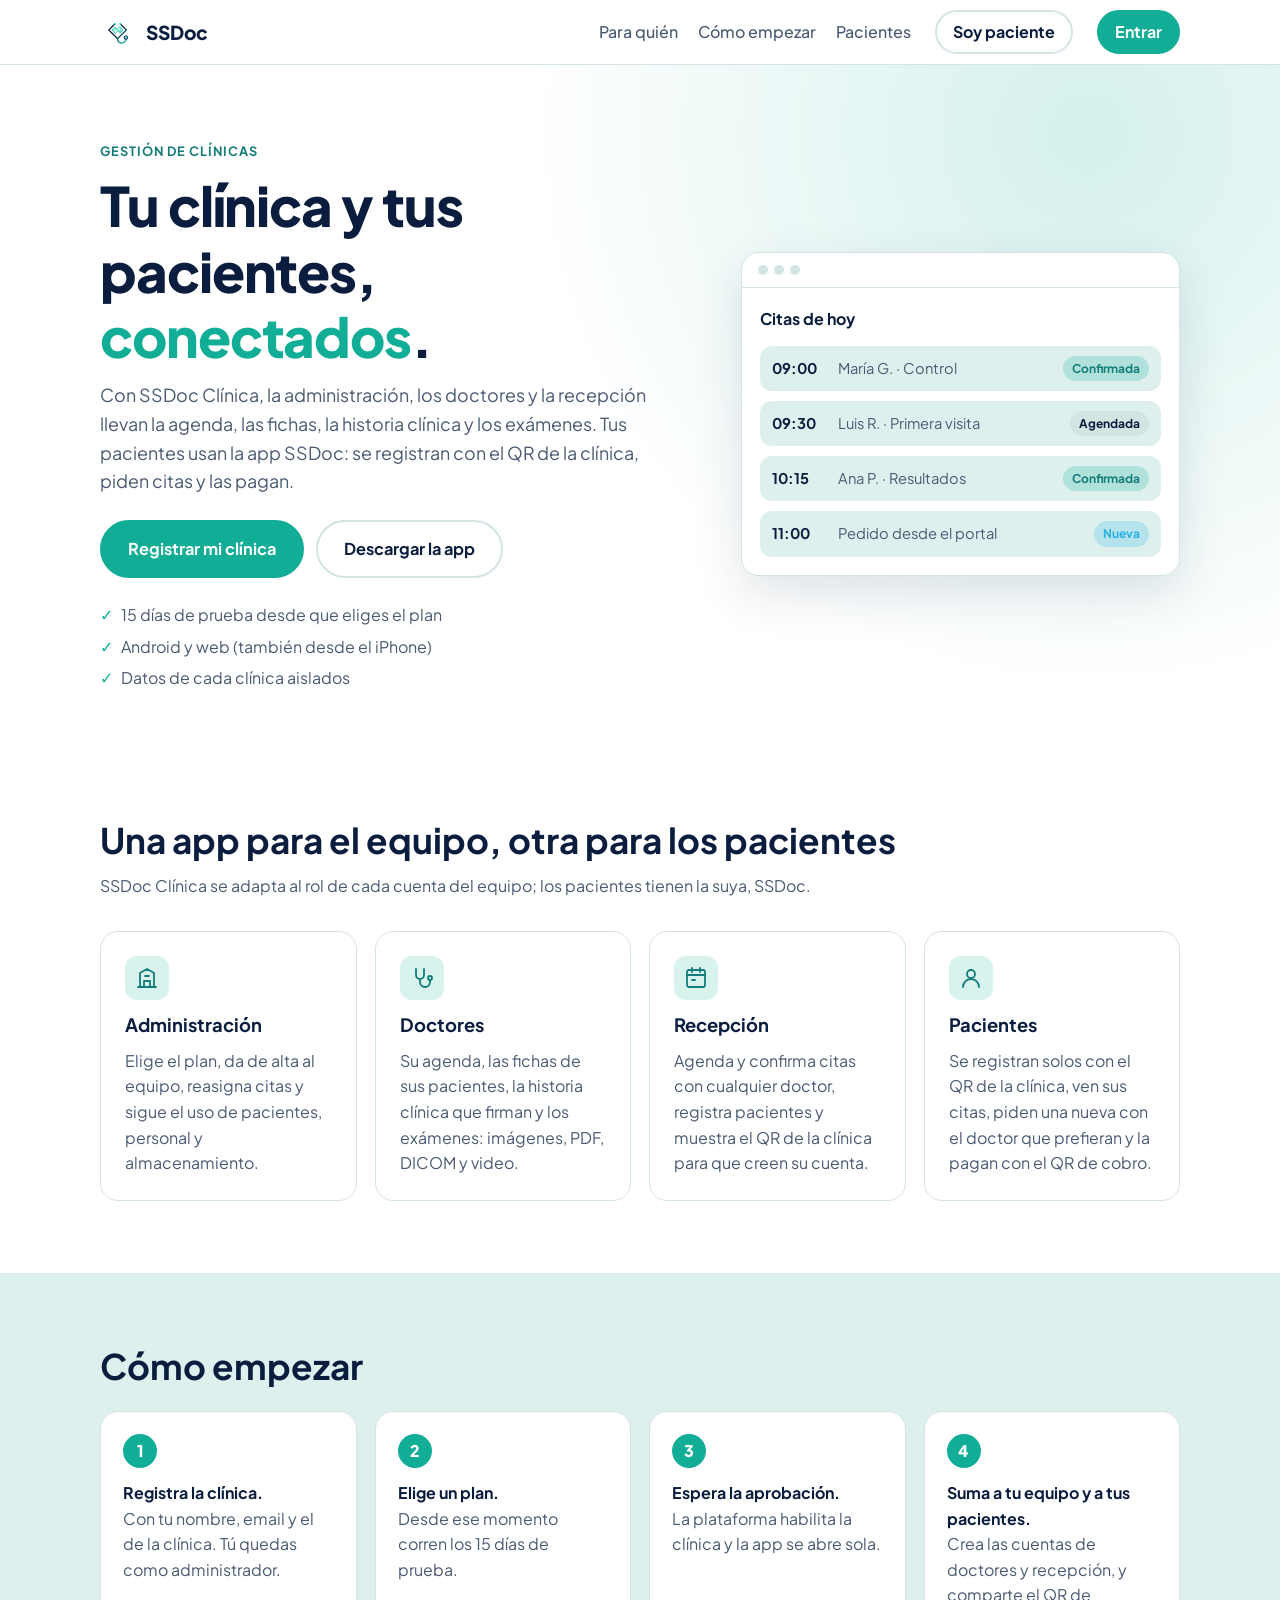
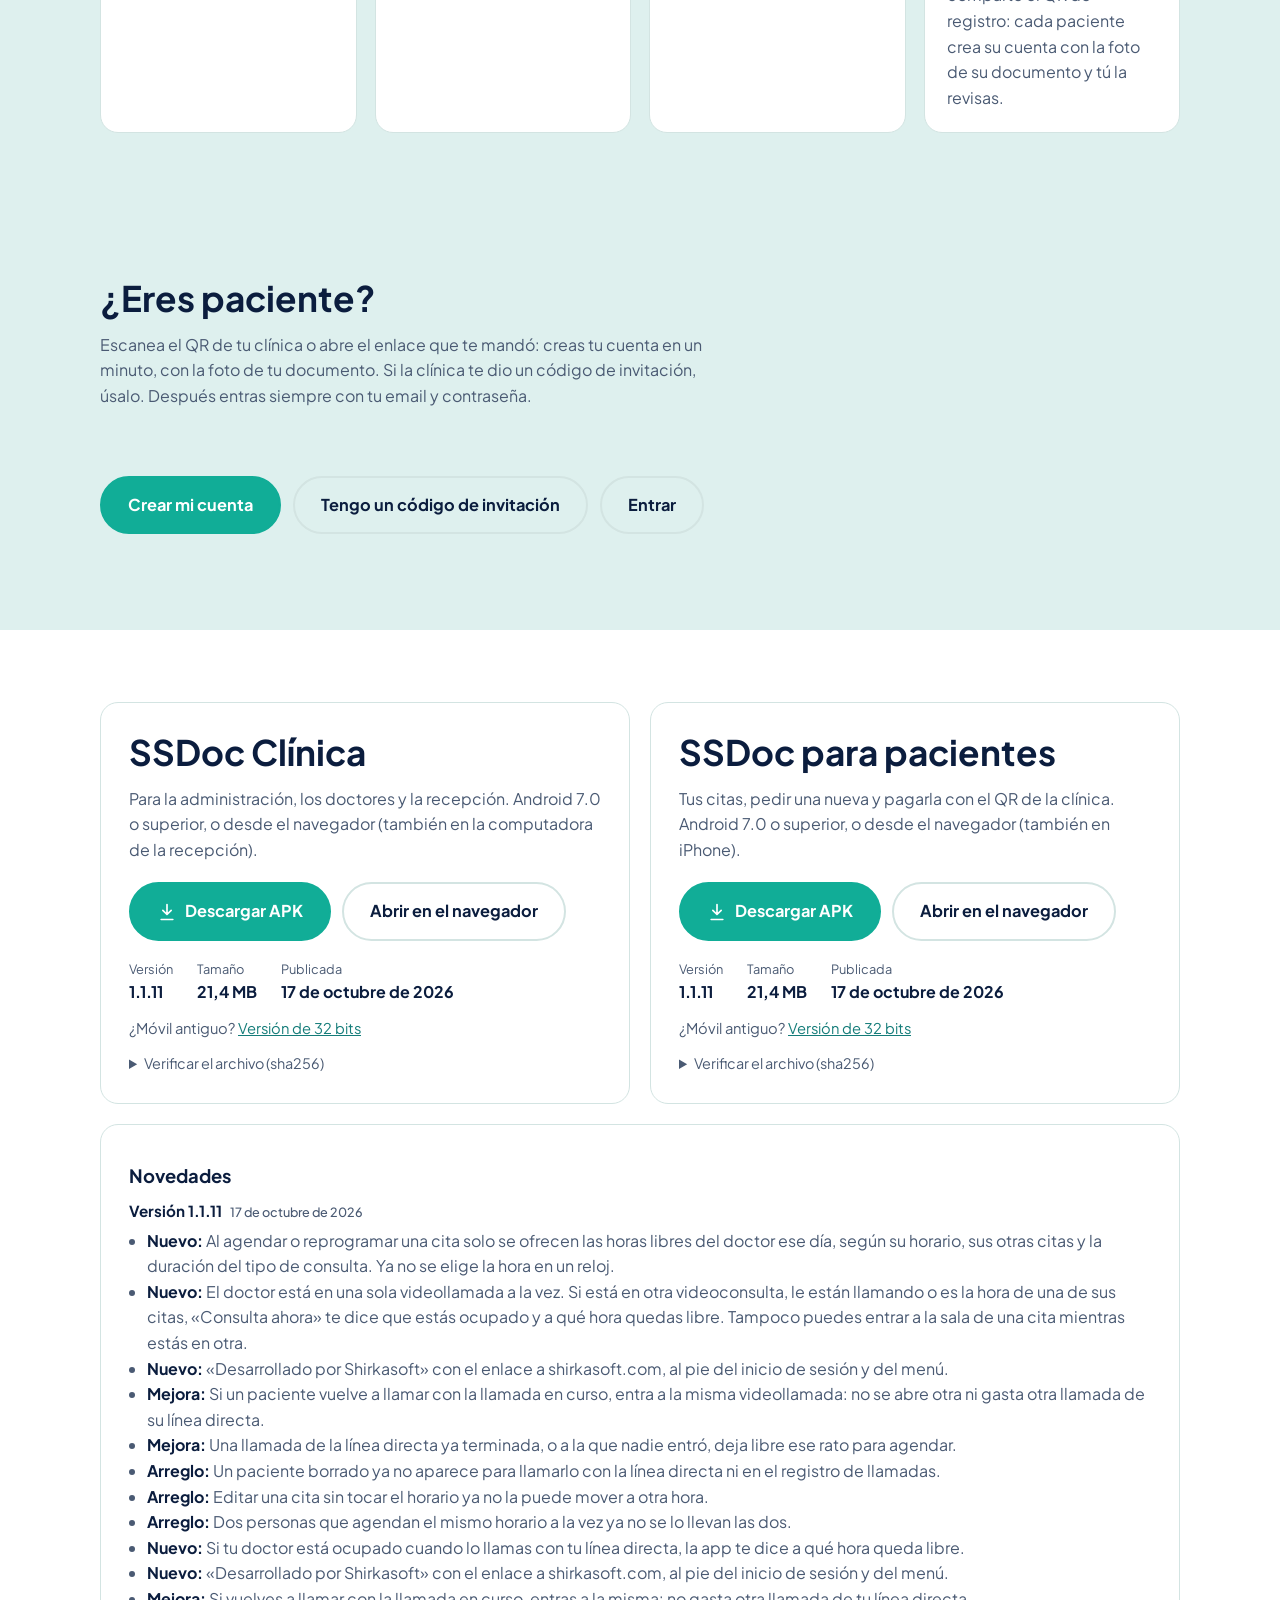
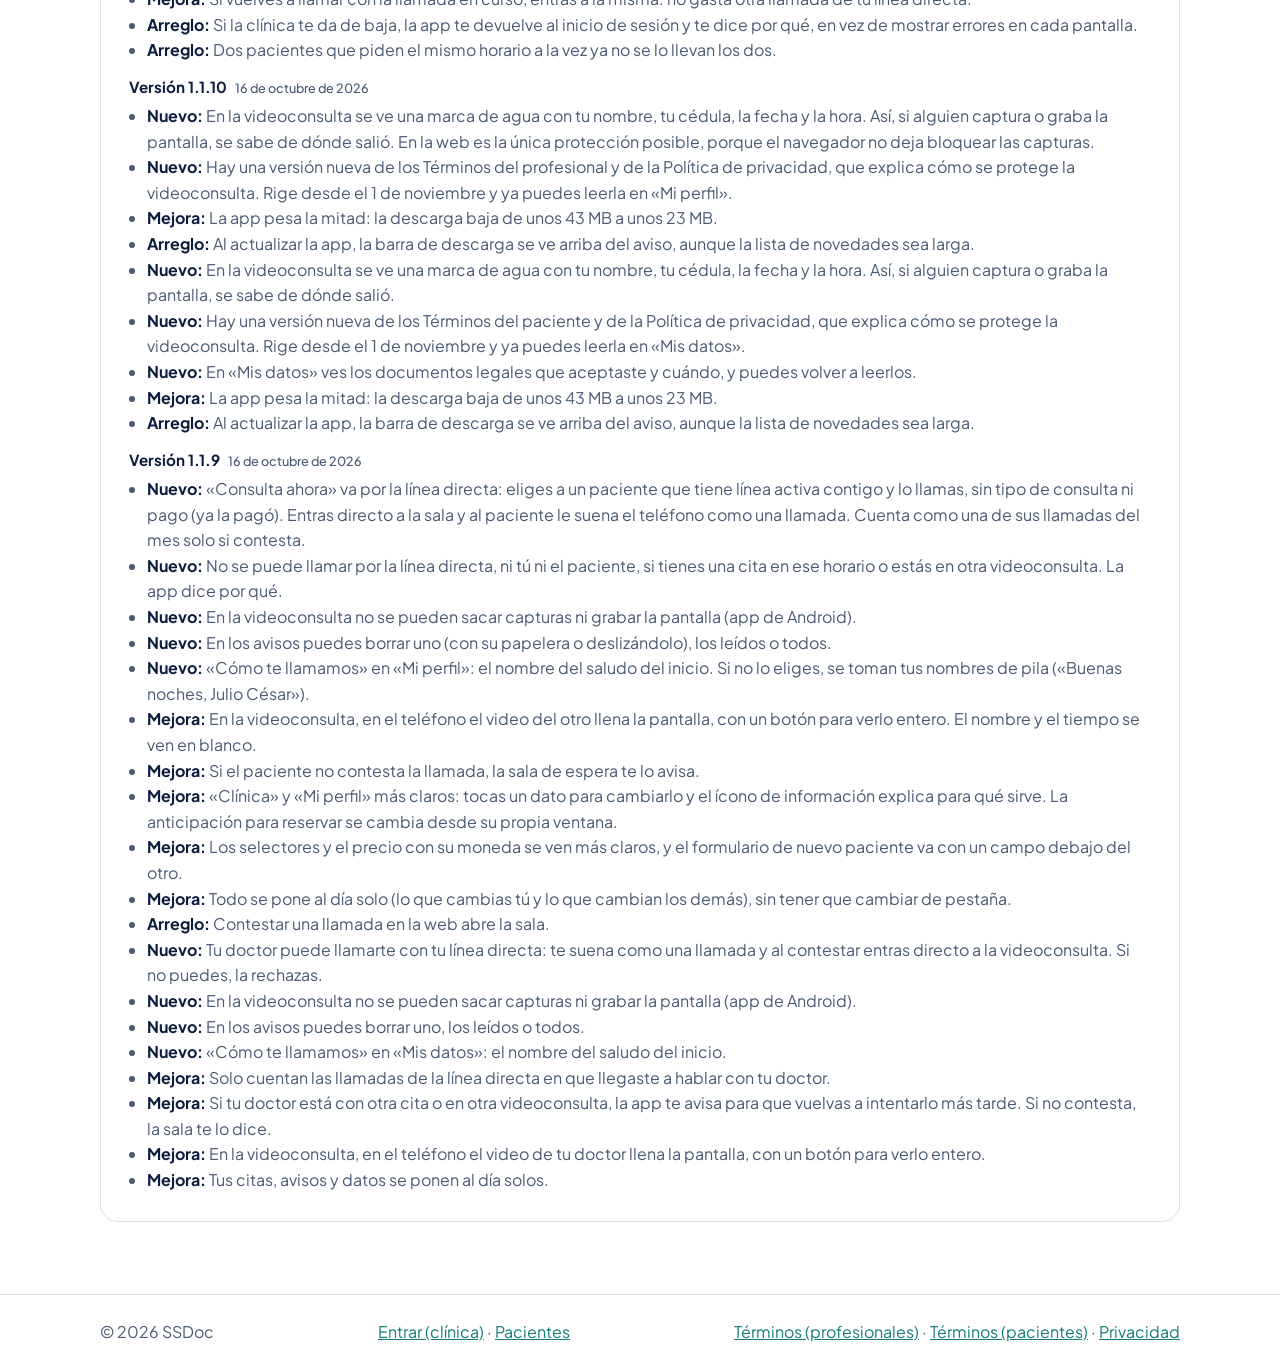
<file: index.html>
<!doctype html>
<html lang="es">
<head>
  <meta charset="utf-8">
  <meta name="viewport" content="width=device-width, initial-scale=1">
  <title>SSDoc — Gestión de clínicas y app para pacientes</title>
  <meta name="description" content="SSDoc Clínica reúne a la administración, los doctores y la recepción: agenda, fichas, historia clínica y exámenes. Tus pacientes usan la app SSDoc para registrarse, pedir citas y pagarlas. 15 días de prueba.">
  <meta name="theme-color" content="#11AD97">
  <meta property="og:title" content="SSDoc — Tu clínica y tus pacientes, conectados">
  <meta property="og:description" content="Agenda, fichas, historia clínica y una app para tus pacientes. 15 días de prueba.">
  <meta property="og:image" content="assets/logo-oscuro.png">
  <link rel="icon" type="image/png" href="assets/logo-oscuro.png">
  <link rel="preconnect" href="https://fonts.googleapis.com">
  <link rel="preconnect" href="https://fonts.gstatic.com" crossorigin>
  <link href="https://fonts.googleapis.com/css2?family=Plus+Jakarta+Sans:wght@400;500;600;700;800&display=swap" rel="stylesheet">
  <link rel="stylesheet" href="assets/styles.css">
</head>
<body>
  <a class="skip" href="#main">Saltar al contenido</a>

  <header class="nav">
    <div class="wrap">
      <a class="brand" href="./" aria-label="SSDoc, inicio">
        <picture>
          <source srcset="assets/logo-oscuro.png" media="(prefers-color-scheme: dark)">
          <img src="assets/logo-claro.png" alt="" width="36" height="36">
        </picture>
        SSDoc
      </a>
      <ul class="nav-links">
        <li><a href="#roles">Para quién</a></li>
        <li><a href="#como-empezar">Cómo empezar</a></li>
        <li data-plans hidden><a href="#planes">Planes</a></li>
        <li><a href="#pacientes">Pacientes</a></li>
      </ul>
      <a class="btn btn-sm btn-ghost" href="paciente/">Soy paciente</a>
      <a class="btn btn-sm" href="app/">Entrar</a>
    </div>
  </header>

  <main id="main">
    <section class="hero">
      <div class="wrap hero-grid">
        <div>
          <span class="eyebrow">Gestión de clínicas</span>
          <h1>Tu clínica y tus pacientes, <span class="accent">conectados</span>.</h1>
          <p class="lead">Con SSDoc Clínica, la administración, los doctores y la recepción llevan la agenda, las fichas, la historia clínica y los exámenes. Tus pacientes usan la app SSDoc: se registran con el QR de la clínica, piden citas y las pagan.</p>
          <div class="btn-row">
            <a class="btn btn-lg" href="app/registro-clinica">Registrar mi clínica</a>
            <a class="btn btn-ghost btn-lg" href="#descargas">Descargar la app</a>
          </div>
          <ul class="checks">
            <li>15 días de prueba desde que eliges el plan</li>
            <li>Android y web (también desde el iPhone)</li>
            <li>Datos de cada clínica aislados</li>
          </ul>
        </div>
        <div class="hero-card" aria-hidden="true">
          <div class="mock-head">
            <span class="dot"></span><span class="dot"></span><span class="dot"></span>
          </div>
          <div class="mock-body">
            <div class="mock-title">Citas de hoy</div>
            <div class="mock-row"><b>09:00</b><span>María G. · Control</span><em class="tag ok">Confirmada</em></div>
            <div class="mock-row"><b>09:30</b><span>Luis R. · Primera visita</span><em class="tag">Agendada</em></div>
            <div class="mock-row"><b>10:15</b><span>Ana P. · Resultados</span><em class="tag ok">Confirmada</em></div>
            <div class="mock-row"><b>11:00</b><span>Pedido desde el portal</span><em class="tag new">Nueva</em></div>
          </div>
        </div>
      </div>
    </section>

    <section id="roles" class="section">
      <div class="wrap">
        <h2>Una app para el equipo, otra para los pacientes</h2>
        <p class="section-lead">SSDoc Clínica se adapta al rol de cada cuenta del equipo; los pacientes tienen la suya, SSDoc.</p>
        <div class="grid-4">
          <article class="card">
            <div class="icon"><svg viewBox="0 0 24 24" aria-hidden="true"><path d="M3 21h18M5 21V7l7-4 7 4v14M9 21v-6h6v6M10 10h4"/></svg></div>
            <h3>Administración</h3>
            <p>Elige el plan, da de alta al equipo, reasigna citas y sigue el uso de pacientes, personal y almacenamiento.</p>
          </article>
          <article class="card">
            <div class="icon"><svg viewBox="0 0 24 24" aria-hidden="true"><path d="M6 3v6a4 4 0 0 0 8 0V3M10 13v3a5 5 0 0 0 10 0v-2"/><circle cx="20" cy="12" r="2"/></svg></div>
            <h3>Doctores</h3>
            <p>Su agenda, las fichas de sus pacientes, la historia clínica que firman y los exámenes: imágenes, PDF, DICOM y video.</p>
          </article>
          <article class="card">
            <div class="icon"><svg viewBox="0 0 24 24" aria-hidden="true"><rect x="3" y="4" width="18" height="17" rx="2"/><path d="M3 9h18M8 2v4M16 2v4M8 14h3"/></svg></div>
            <h3>Recepción</h3>
            <p>Agenda y confirma citas con cualquier doctor, registra pacientes y muestra el QR de la clínica para que creen su cuenta.</p>
          </article>
          <article class="card">
            <div class="icon"><svg viewBox="0 0 24 24" aria-hidden="true"><circle cx="12" cy="8" r="4"/><path d="M4 21a8 8 0 0 1 16 0"/></svg></div>
            <h3>Pacientes</h3>
            <p>Se registran solos con el QR de la clínica, ven sus citas, piden una nueva con el doctor que prefieran y la pagan con el QR de cobro.</p>
          </article>
        </div>
      </div>
    </section>

    <section id="como-empezar" class="section alt">
      <div class="wrap">
        <h2>Cómo empezar</h2>
        <ol class="steps">
          <li><b>Registra la clínica.</b> Con tu nombre, email y el de la clínica. Tú quedas como administrador.</li>
          <li><b>Elige un plan.</b> Desde ese momento corren los 15 días de prueba.</li>
          <li><b>Espera la aprobación.</b> La plataforma habilita la clínica y la app se abre sola.</li>
          <li><b>Suma a tu equipo y a tus pacientes.</b> Crea las cuentas de doctores y recepción, y comparte el QR de registro: cada paciente crea su cuenta con la foto de su documento y tú la revisas.</li>
        </ol>
      </div>
    </section>

    <section id="planes" class="section" data-plans hidden>
      <div class="wrap">
        <h2>Planes</h2>
        <p class="section-lead">Todos empiezan con 15 días de prueba. Precios mensuales.</p>
        <div class="grid-4" data-plans-list></div>
      </div>
    </section>

    <section id="pacientes" class="section alt">
      <div class="wrap patient">
        <div>
          <h2>¿Eres paciente?</h2>
          <p>Escanea el QR de tu clínica o abre el enlace que te mandó: creas tu cuenta en un minuto, con la foto de tu documento. Si la clínica te dio un código de invitación, úsalo. Después entras siempre con tu email y contraseña.</p>
        </div>
        <div class="btn-row">
          <a class="btn btn-lg" href="paciente/registro">Crear mi cuenta</a>
          <a class="btn btn-ghost btn-lg" href="paciente/registro-paciente">Tengo un código de invitación</a>
          <a class="btn btn-ghost btn-lg" href="paciente/">Entrar</a>
        </div>
      </div>
    </section>

    <section id="descargas" class="section">
      <div class="wrap downloads">
        <div class="download-card" data-app="clinica">
          <h2>SSDoc Clínica</h2>
          <p>Para la administración, los doctores y la recepción. Android 7.0 o superior, o desde el navegador (también en la computadora de la recepción).</p>
          <a class="btn btn-lg" data-download href="downloads/ssdoc-clinica.apk">
            <svg viewBox="0 0 24 24" aria-hidden="true"><path d="M12 3v12M7 10l5 5 5-5M5 21h14"/></svg>
            <span data-label>Descargar APK</span>
          </a>
          <a class="btn btn-ghost btn-lg" href="app/">Abrir en el navegador</a>
          <dl class="meta">
            <div><dt>Versión</dt><dd data-version>—</dd></div>
            <div><dt>Tamaño</dt><dd data-size>—</dd></div>
            <div><dt>Publicada</dt><dd data-date>—</dd></div>
          </dl>
          <p class="alt-download">¿Móvil antiguo? <a data-download32 href="downloads/ssdoc-clinica-32bits.apk">Versión de 32 bits</a></p>
          <details class="sha"><summary>Verificar el archivo (sha256)</summary><code data-sha>—</code></details>
        </div>
        <div class="download-card" data-app="paciente">
          <h2>SSDoc para pacientes</h2>
          <p>Tus citas, pedir una nueva y pagarla con el QR de la clínica. Android 7.0 o superior, o desde el navegador (también en iPhone).</p>
          <a class="btn btn-lg" data-download href="downloads/ssdoc-paciente.apk">
            <svg viewBox="0 0 24 24" aria-hidden="true"><path d="M12 3v12M7 10l5 5 5-5M5 21h14"/></svg>
            <span data-label>Descargar APK</span>
          </a>
          <a class="btn btn-ghost btn-lg" href="paciente/">Abrir en el navegador</a>
          <dl class="meta">
            <div><dt>Versión</dt><dd data-version>—</dd></div>
            <div><dt>Tamaño</dt><dd data-size>—</dd></div>
            <div><dt>Publicada</dt><dd data-date>—</dd></div>
          </dl>
          <p class="alt-download">¿Móvil antiguo? <a data-download32 href="downloads/ssdoc-paciente-32bits.apk">Versión de 32 bits</a></p>
          <details class="sha"><summary>Verificar el archivo (sha256)</summary><code data-sha>—</code></details>
        </div>
        <div data-changelog class="changelog download-card wide" hidden>
          <h3>Novedades</h3>
          <div data-changelog-body></div>
        </div>
      </div>
    </section>
  </main>

  <footer class="footer">
    <div class="wrap">
      <span>© <span data-year></span> SSDoc</span>
      <span><a href="app/">Entrar (clínica)</a> · <a href="paciente/">Pacientes</a></span>
      <span class="footer-legal"><a href="legal/terminos-doctor/">Términos (profesionales)</a> · <a href="legal/terminos-paciente/">Términos (pacientes)</a> · <a href="legal/privacidad/">Privacidad</a></span>
    </div>
  </footer>

  <script src="assets/app.js" defer></script>
</body>
</html>
</file>
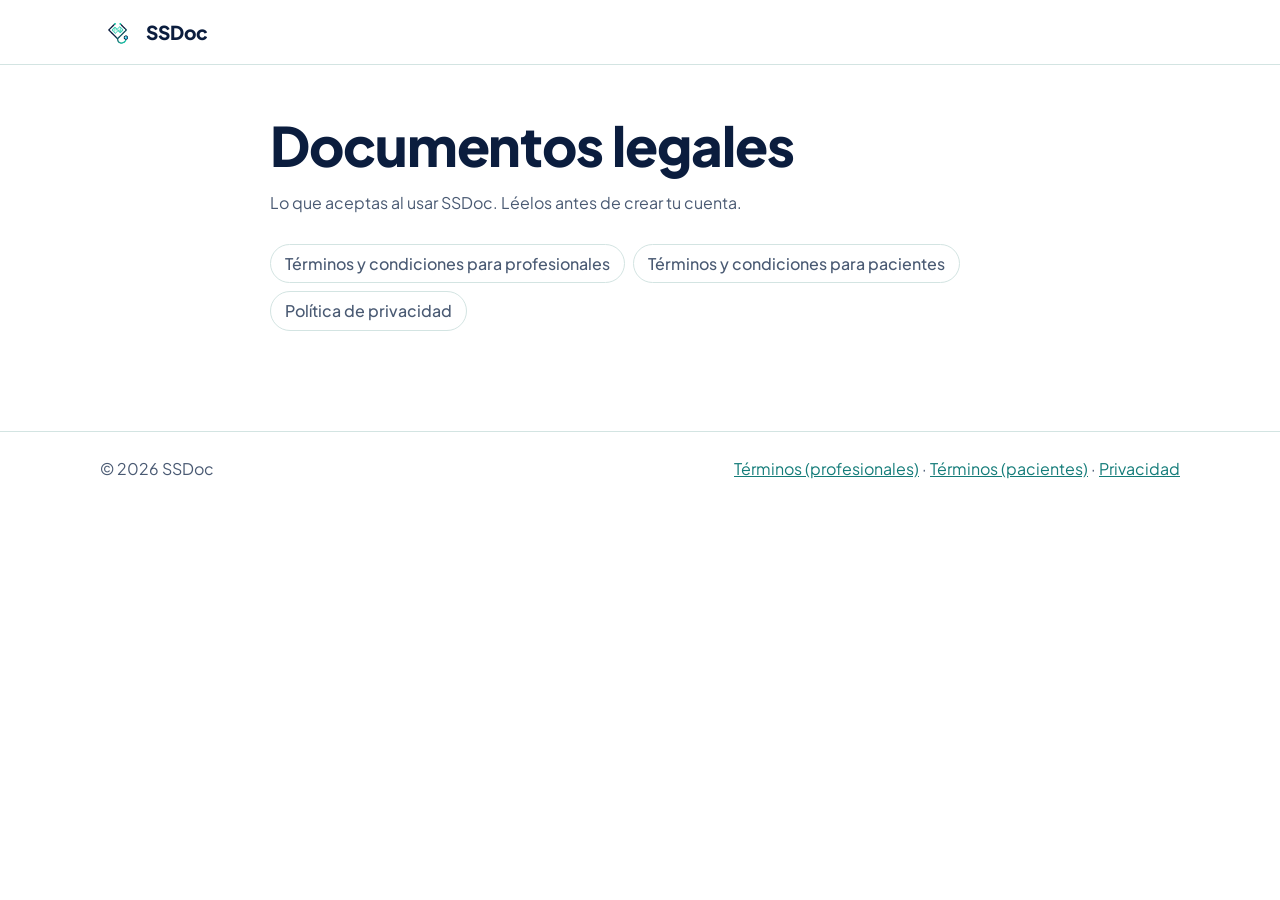
<file: legal/index.html>
<!doctype html>
<html lang="es">
<head>
  <meta charset="utf-8">
  <meta name="viewport" content="width=device-width, initial-scale=1">
  <title>Documentos legales — SSDoc</title>
  <meta name="description" content="Términos y condiciones y política de privacidad de SSDoc.">
  <meta name="theme-color" content="#11AD97">
  <link rel="icon" type="image/png" href="../assets/logo-oscuro.png">
  <link rel="preconnect" href="https://fonts.googleapis.com">
  <link rel="preconnect" href="https://fonts.gstatic.com" crossorigin>
  <link href="https://fonts.googleapis.com/css2?family=Plus+Jakarta+Sans:wght@400;500;600;700;800&display=swap" rel="stylesheet">
  <link rel="stylesheet" href="../assets/styles.css">
</head>
<body>
  <header class="nav">
    <div class="wrap">
      <a class="brand" href="../" aria-label="SSDoc, inicio">
        <picture>
          <source srcset="../assets/logo-oscuro.png" media="(prefers-color-scheme: dark)">
          <img src="../assets/logo-claro.png" alt="" width="36" height="36">
        </picture>
        SSDoc
      </a>
    </div>
  </header>

  <main id="main" class="legal">
    <div class="wrap">
      <h1>Documentos legales</h1>
      <p class="legal-meta">Lo que aceptas al usar SSDoc. Léelos antes de crear tu cuenta.</p>
      <nav class="legal-nav" aria-label="Documentos legales">
        <a href="terminos-doctor/">Términos y condiciones para profesionales</a>
        <a href="terminos-paciente/">Términos y condiciones para pacientes</a>
        <a href="privacidad/">Política de privacidad</a>
      </nav>
    </div>
  </main>

  <footer class="footer">
    <div class="wrap">
      <span>© <span data-year></span> SSDoc</span>
      <span class="footer-legal"><a href="../legal/terminos-doctor/">Términos (profesionales)</a> · <a href="../legal/terminos-paciente/">Términos (pacientes)</a> · <a href="../legal/privacidad/">Privacidad</a></span>
    </div>
  </footer>

  <script src="../assets/legal.js" defer></script>
</body>
</html>
</file>
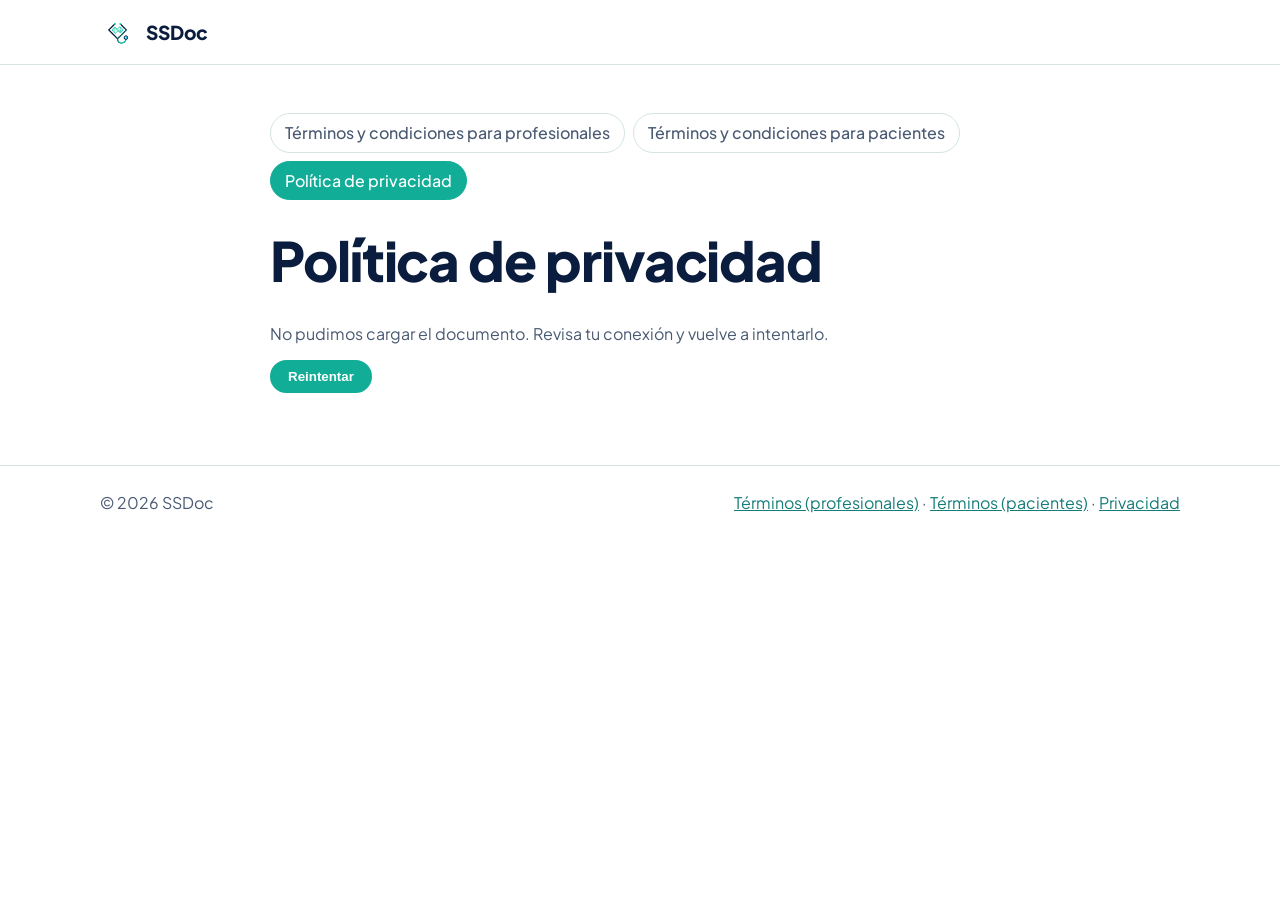
<file: legal/privacidad/index.html>
<!doctype html>
<html lang="es">
<head>
  <meta charset="utf-8">
  <meta name="viewport" content="width=device-width, initial-scale=1">
  <title>Política de privacidad — SSDoc</title>
  <meta name="description" content="Política de privacidad de SSDoc: el texto vigente que se acepta al usar la plataforma.">
  <meta name="theme-color" content="#11AD97">
  <link rel="icon" type="image/png" href="../../assets/logo-oscuro.png">
  <link rel="preconnect" href="https://fonts.googleapis.com">
  <link rel="preconnect" href="https://fonts.gstatic.com" crossorigin>
  <link href="https://fonts.googleapis.com/css2?family=Plus+Jakarta+Sans:wght@400;500;600;700;800&display=swap" rel="stylesheet">
  <link rel="stylesheet" href="../../assets/styles.css">
</head>
<body>
  <header class="nav">
    <div class="wrap">
      <a class="brand" href="../../" aria-label="SSDoc, inicio">
        <picture>
          <source srcset="../../assets/logo-oscuro.png" media="(prefers-color-scheme: dark)">
          <img src="../../assets/logo-claro.png" alt="" width="36" height="36">
        </picture>
        SSDoc
      </a>
    </div>
  </header>

  <main id="main" class="legal" data-legal="privacy_policy">
    <div class="wrap">
      <nav class="legal-nav" aria-label="Documentos legales">
        <a href="../terminos-doctor/">Términos y condiciones para profesionales</a>
        <a href="../terminos-paciente/">Términos y condiciones para pacientes</a>
        <a href="../privacidad/" aria-current="page">Política de privacidad</a>
      </nav>
      <h1 data-legal-title>Política de privacidad</h1>
      <p class="legal-meta" data-legal-meta></p>
      <div class="legal-body" data-legal-body></div>
    </div>
  </main>

  <footer class="footer">
    <div class="wrap">
      <span>© <span data-year></span> SSDoc</span>
      <span class="footer-legal"><a href="../../legal/terminos-doctor/">Términos (profesionales)</a> · <a href="../../legal/terminos-paciente/">Términos (pacientes)</a> · <a href="../../legal/privacidad/">Privacidad</a></span>
    </div>
  </footer>

  <script src="../../assets/legal.js" defer></script>
</body>
</html>
</file>
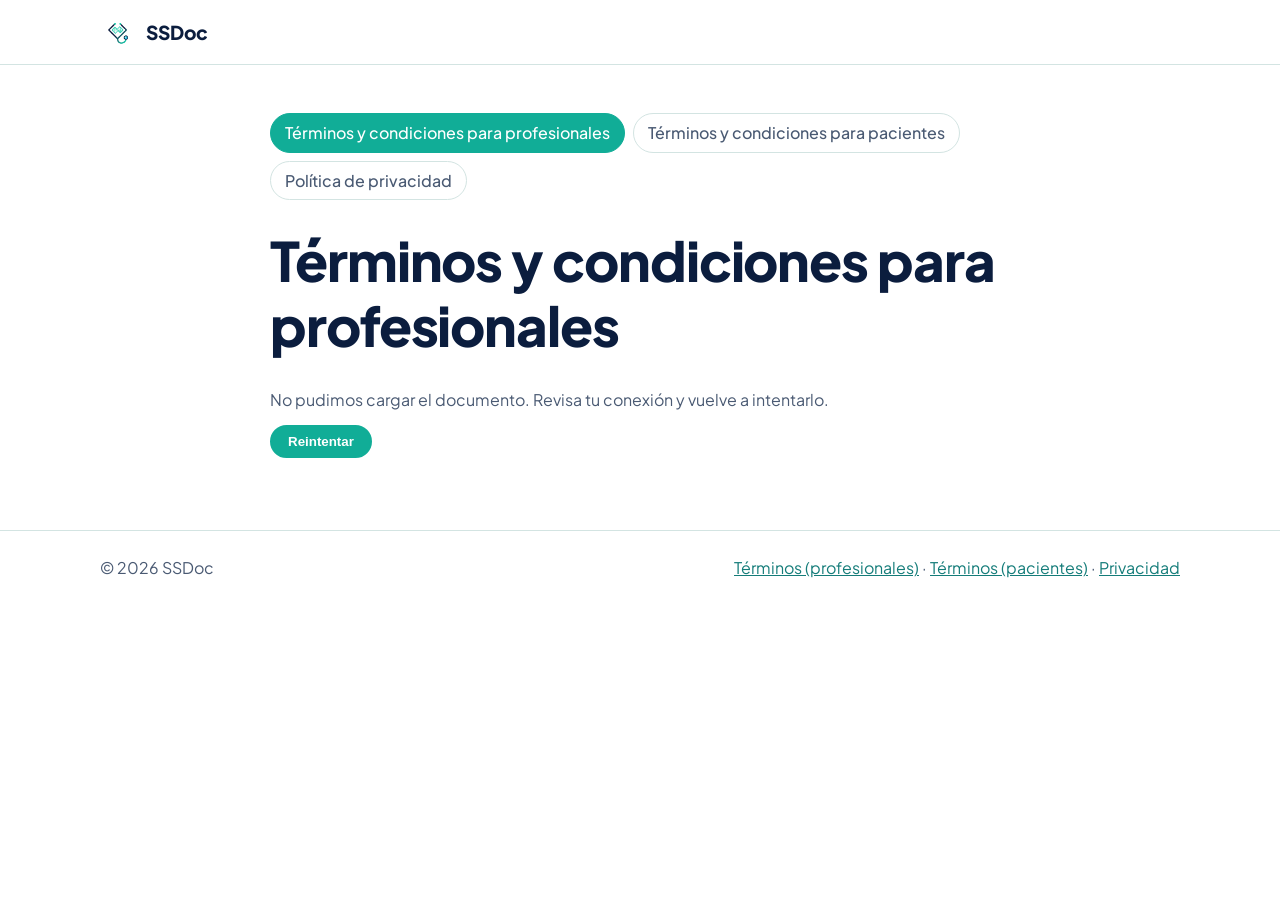
<file: legal/terminos-doctor/index.html>
<!doctype html>
<html lang="es">
<head>
  <meta charset="utf-8">
  <meta name="viewport" content="width=device-width, initial-scale=1">
  <title>Términos y condiciones para profesionales — SSDoc</title>
  <meta name="description" content="Términos y condiciones para profesionales de SSDoc: el texto vigente que se acepta al usar la plataforma.">
  <meta name="theme-color" content="#11AD97">
  <link rel="icon" type="image/png" href="../../assets/logo-oscuro.png">
  <link rel="preconnect" href="https://fonts.googleapis.com">
  <link rel="preconnect" href="https://fonts.gstatic.com" crossorigin>
  <link href="https://fonts.googleapis.com/css2?family=Plus+Jakarta+Sans:wght@400;500;600;700;800&display=swap" rel="stylesheet">
  <link rel="stylesheet" href="../../assets/styles.css">
</head>
<body>
  <header class="nav">
    <div class="wrap">
      <a class="brand" href="../../" aria-label="SSDoc, inicio">
        <picture>
          <source srcset="../../assets/logo-oscuro.png" media="(prefers-color-scheme: dark)">
          <img src="../../assets/logo-claro.png" alt="" width="36" height="36">
        </picture>
        SSDoc
      </a>
    </div>
  </header>

  <main id="main" class="legal" data-legal="terms_doctor">
    <div class="wrap">
      <nav class="legal-nav" aria-label="Documentos legales">
        <a href="../terminos-doctor/" aria-current="page">Términos y condiciones para profesionales</a>
        <a href="../terminos-paciente/">Términos y condiciones para pacientes</a>
        <a href="../privacidad/">Política de privacidad</a>
      </nav>
      <h1 data-legal-title>Términos y condiciones para profesionales</h1>
      <p class="legal-meta" data-legal-meta></p>
      <div class="legal-body" data-legal-body></div>
    </div>
  </main>

  <footer class="footer">
    <div class="wrap">
      <span>© <span data-year></span> SSDoc</span>
      <span class="footer-legal"><a href="../../legal/terminos-doctor/">Términos (profesionales)</a> · <a href="../../legal/terminos-paciente/">Términos (pacientes)</a> · <a href="../../legal/privacidad/">Privacidad</a></span>
    </div>
  </footer>

  <script src="../../assets/legal.js" defer></script>
</body>
</html>
</file>
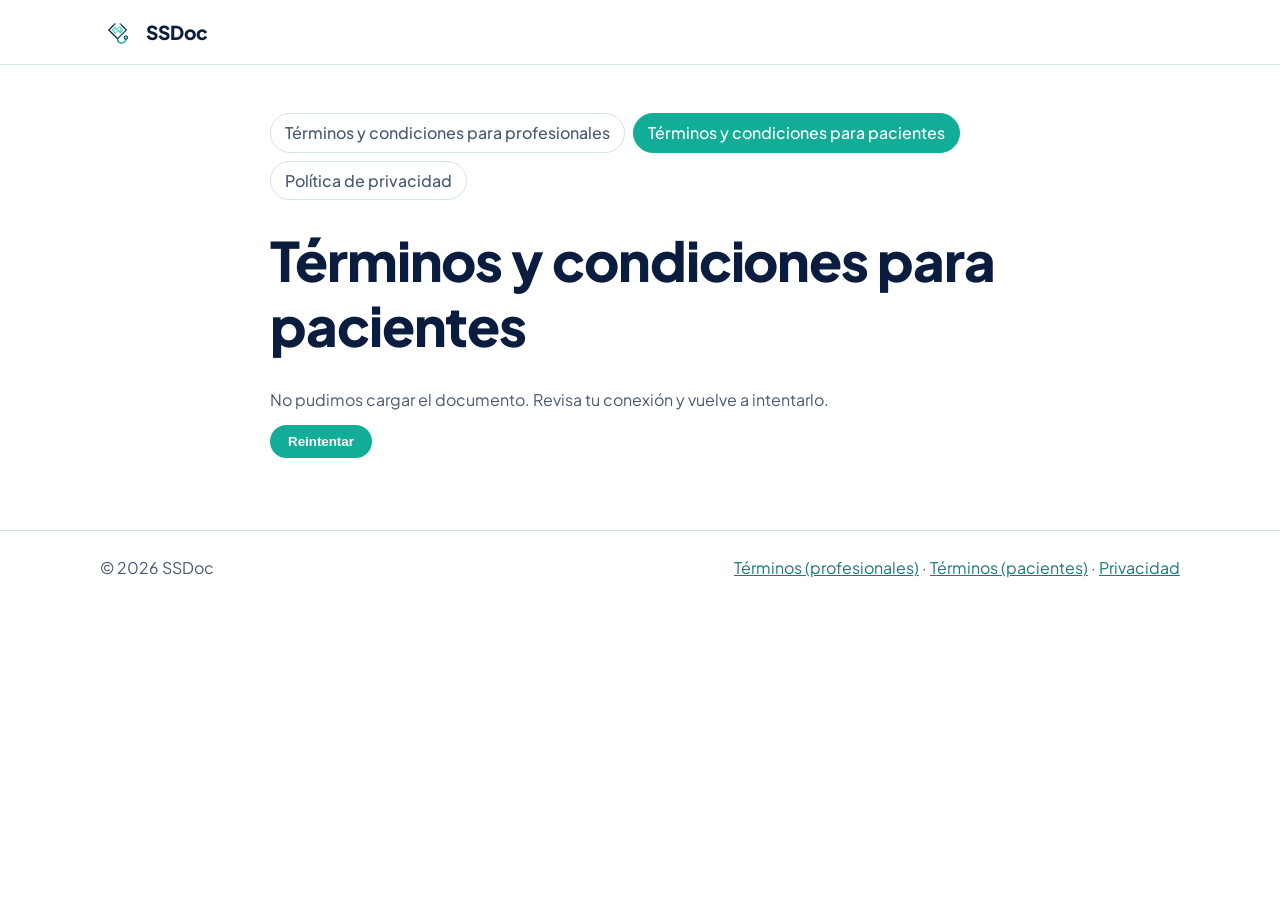
<file: legal/terminos-paciente/index.html>
<!doctype html>
<html lang="es">
<head>
  <meta charset="utf-8">
  <meta name="viewport" content="width=device-width, initial-scale=1">
  <title>Términos y condiciones para pacientes — SSDoc</title>
  <meta name="description" content="Términos y condiciones para pacientes de SSDoc: el texto vigente que se acepta al usar la plataforma.">
  <meta name="theme-color" content="#11AD97">
  <link rel="icon" type="image/png" href="../../assets/logo-oscuro.png">
  <link rel="preconnect" href="https://fonts.googleapis.com">
  <link rel="preconnect" href="https://fonts.gstatic.com" crossorigin>
  <link href="https://fonts.googleapis.com/css2?family=Plus+Jakarta+Sans:wght@400;500;600;700;800&display=swap" rel="stylesheet">
  <link rel="stylesheet" href="../../assets/styles.css">
</head>
<body>
  <header class="nav">
    <div class="wrap">
      <a class="brand" href="../../" aria-label="SSDoc, inicio">
        <picture>
          <source srcset="../../assets/logo-oscuro.png" media="(prefers-color-scheme: dark)">
          <img src="../../assets/logo-claro.png" alt="" width="36" height="36">
        </picture>
        SSDoc
      </a>
    </div>
  </header>

  <main id="main" class="legal" data-legal="terms_patient">
    <div class="wrap">
      <nav class="legal-nav" aria-label="Documentos legales">
        <a href="../terminos-doctor/">Términos y condiciones para profesionales</a>
        <a href="../terminos-paciente/" aria-current="page">Términos y condiciones para pacientes</a>
        <a href="../privacidad/">Política de privacidad</a>
      </nav>
      <h1 data-legal-title>Términos y condiciones para pacientes</h1>
      <p class="legal-meta" data-legal-meta></p>
      <div class="legal-body" data-legal-body></div>
    </div>
  </main>

  <footer class="footer">
    <div class="wrap">
      <span>© <span data-year></span> SSDoc</span>
      <span class="footer-legal"><a href="../../legal/terminos-doctor/">Términos (profesionales)</a> · <a href="../../legal/terminos-paciente/">Términos (pacientes)</a> · <a href="../../legal/privacidad/">Privacidad</a></span>
    </div>
  </footer>

  <script src="../../assets/legal.js" defer></script>
</body>
</html>
</file>
<file: assets/styles.css>
/* Paleta de marca: la misma que lib/src/theme/app_colors.dart. */
:root {
  --primary: #11ad97;
  --primary-strong: #147c79;
  --on-primary: #ffffff;
  --navy: #0b1d3e;
  --bg: #ffffff;
  --bg-alt: #def0ee;
  --surface: #ffffff;
  --text: #0b1d3e;
  --muted: #4a5a73;
  --border: #d3e4e2;
  --accent: #26b0e3;
  --ok: #11ad97;
  --shadow: 0 18px 50px rgba(11, 29, 62, 0.12);
  --radius: 18px;
  color-scheme: light;
}

@media (prefers-color-scheme: dark) {
  :root {
    --primary: #3fd1b7;
    --primary-strong: #5cf2d0;
    --on-primary: #0a1b3d;
    --bg: #0a1b3d;
    --bg-alt: #0e2550;
    --surface: #102a57;
    --text: #d9efed;
    --muted: #a3bfd0;
    --border: #1d3a6b;
    --accent: #2fb4d9;
    --ok: #3fd1b7;
    --shadow: 0 18px 50px rgba(0, 0, 0, 0.35);
    color-scheme: dark;
  }
}

* { box-sizing: border-box; }
html { scroll-behavior: smooth; }
body {
  margin: 0;
  font-family: 'Plus Jakarta Sans', system-ui, -apple-system, 'Segoe UI', sans-serif;
  background: var(--bg);
  color: var(--text);
  line-height: 1.6;
  -webkit-font-smoothing: antialiased;
}
img { max-width: 100%; display: block; }
a { color: var(--primary-strong); }
h1, h2, h3 { line-height: 1.2; margin: 0 0 12px; }
h1 { font-size: clamp(2.1rem, 5vw, 3.4rem); font-weight: 800; letter-spacing: -0.02em; }
h2 { font-size: clamp(1.6rem, 3.5vw, 2.2rem); font-weight: 700; }
h3 { font-size: 1.15rem; font-weight: 700; }
p { margin: 0 0 12px; }

.wrap { max-width: 1120px; margin: 0 auto; padding: 0 20px; }
.skip { position: absolute; left: -999px; }
.skip:focus { left: 12px; top: 12px; background: var(--surface); padding: 8px 12px; z-index: 10; }

/* Navegación */
.nav {
  position: sticky; top: 0; z-index: 5;
  background: color-mix(in srgb, var(--bg) 88%, transparent);
  backdrop-filter: blur(10px);
  border-bottom: 1px solid var(--border);
}
.nav .wrap { display: flex; align-items: center; gap: 24px; height: 64px; }
.brand { display: flex; align-items: center; gap: 10px; font-weight: 800; font-size: 1.2rem; color: var(--text); text-decoration: none; }
.brand img { border-radius: 9px; }
.nav-links { display: flex; gap: 20px; list-style: none; margin: 0 0 0 auto; padding: 0; }
.nav-links a { color: var(--muted); text-decoration: none; font-weight: 500; }
.nav-links a:hover { color: var(--text); }
@media (max-width: 760px) {
  .nav-links { display: none; }
  /* Los dos botones juntos a la derecha, sin partir el texto. */
  .nav .wrap { gap: 10px; }
  .nav .btn { white-space: nowrap; }
  .nav .btn:first-of-type { margin-left: auto; }
}
@media (max-width: 360px) { .nav .btn { padding-left: 12px; padding-right: 12px; } }

/* Botones */
.btn {
  display: inline-flex; align-items: center; justify-content: center; gap: 8px;
  background: var(--primary); color: var(--on-primary);
  border: 2px solid var(--primary); border-radius: 999px;
  padding: 10px 20px; font-weight: 700; text-decoration: none;
  transition: transform .15s ease, background .15s ease;
}
.btn:hover { transform: translateY(-1px); background: var(--primary-strong); border-color: var(--primary-strong); }
.btn svg { width: 20px; height: 20px; fill: none; stroke: currentColor; stroke-width: 2; stroke-linecap: round; stroke-linejoin: round; }
.btn-sm { padding: 7px 16px; }
.btn-lg { padding: 14px 26px; font-size: 1.02rem; }
.btn-ghost { background: transparent; color: var(--text); border-color: var(--border); }
.btn-ghost:hover { background: var(--bg-alt); border-color: var(--primary); color: var(--text); }
.btn[aria-disabled="true"] { opacity: .55; pointer-events: none; }
.btn-row { display: flex; flex-wrap: wrap; gap: 12px; margin: 24px 0; }

/* Hero */
.hero { padding: 72px 0 56px; background: radial-gradient(circle at 85% 10%, color-mix(in srgb, var(--primary) 18%, transparent), transparent 45%); }
.hero-grid { display: grid; grid-template-columns: 1.15fr 0.85fr; gap: 48px; align-items: center; }
@media (max-width: 900px) { .hero-grid { grid-template-columns: 1fr; } }
.eyebrow { display: inline-block; font-weight: 700; color: var(--primary-strong); text-transform: uppercase; letter-spacing: .08em; font-size: .8rem; margin-bottom: 12px; }
.accent { color: var(--primary); }
.lead { font-size: 1.12rem; color: var(--muted); max-width: 560px; }
.checks { list-style: none; padding: 0; margin: 0; display: grid; gap: 6px; color: var(--muted); }
.checks li::before { content: '✓'; color: var(--ok); font-weight: 800; margin-right: 8px; }

.hero-card { background: var(--surface); border: 1px solid var(--border); border-radius: var(--radius); box-shadow: var(--shadow); overflow: hidden; }
.mock-head { display: flex; gap: 6px; padding: 12px 16px; border-bottom: 1px solid var(--border); }
.dot { width: 10px; height: 10px; border-radius: 50%; background: var(--border); }
.mock-body { padding: 18px; display: grid; gap: 10px; }
.mock-title { font-weight: 700; margin-bottom: 4px; }
.mock-row { display: grid; grid-template-columns: 56px 1fr auto; gap: 10px; align-items: center; padding: 10px 12px; border-radius: 12px; background: var(--bg-alt); font-size: .92rem; }
.mock-row span { color: var(--muted); overflow: hidden; text-overflow: ellipsis; white-space: nowrap; }
.tag { font-style: normal; font-size: .75rem; font-weight: 700; padding: 3px 9px; border-radius: 999px; background: var(--border); color: var(--text); }
.tag.ok { background: color-mix(in srgb, var(--ok) 22%, transparent); color: var(--primary-strong); }
.tag.new { background: color-mix(in srgb, var(--accent) 22%, transparent); color: var(--accent); }

/* Secciones */
.section { padding: 72px 0; }
.section.alt { background: var(--bg-alt); }
.section-lead { color: var(--muted); margin-bottom: 32px; }
.grid-4 { display: grid; grid-template-columns: repeat(auto-fit, minmax(230px, 1fr)); gap: 18px; }
.card { background: var(--surface); border: 1px solid var(--border); border-radius: var(--radius); padding: 24px; }
.card p { color: var(--muted); margin: 0; }
.icon { width: 44px; height: 44px; border-radius: 12px; display: grid; place-items: center; background: color-mix(in srgb, var(--primary) 16%, transparent); margin-bottom: 14px; }
.icon svg { width: 24px; height: 24px; fill: none; stroke: var(--primary-strong); stroke-width: 1.8; stroke-linecap: round; stroke-linejoin: round; }

.steps { counter-reset: step; list-style: none; padding: 0; margin: 24px 0 0; display: grid; grid-template-columns: repeat(auto-fit, minmax(220px, 1fr)); gap: 18px; }
.steps li { counter-increment: step; background: var(--surface); border: 1px solid var(--border); border-radius: var(--radius); padding: 22px; color: var(--muted); }
.steps li::before { content: counter(step); display: grid; place-items: center; width: 34px; height: 34px; border-radius: 50%; background: var(--primary); color: var(--on-primary); font-weight: 800; margin-bottom: 12px; }
.steps b { color: var(--text); display: block; }

/* Planes (se rellenan desde la API) */
.plan .price { font-size: 1.6rem; font-weight: 800; margin: 4px 0 12px; }
.plan .price small { font-size: .9rem; font-weight: 500; color: var(--muted); }
.plan ul { list-style: none; padding: 0; margin: 0; display: grid; gap: 4px; color: var(--muted); }

.patient { display: flex; align-items: center; justify-content: space-between; gap: 32px; flex-wrap: wrap; }
.patient > div { max-width: 620px; }
.patient p { color: var(--muted); }

/* Descargas */
.downloads { display: grid; grid-template-columns: 1fr 1fr; gap: 20px; }
@media (max-width: 820px) { .downloads { grid-template-columns: 1fr; } }
.download-card { background: var(--surface); border: 1px solid var(--border); border-radius: var(--radius); padding: 28px; }
.download-card > p { color: var(--muted); }
.download-card .btn { margin: 8px 0 18px; }
.download-card .btn { vertical-align: middle; }
.download-card .btn + .btn { margin-left: 8px; }
.download-card.wide { grid-column: 1 / -1; }
.meta { display: flex; gap: 24px; flex-wrap: wrap; margin: 0 0 12px; }
.meta dt { font-size: .8rem; color: var(--muted); }
.meta dd { margin: 0; font-weight: 700; }
.alt-download { font-size: .92rem; color: var(--muted); }
.sha summary { cursor: pointer; color: var(--muted); font-size: .9rem; }
.sha code { display: block; word-break: break-all; font-size: .8rem; margin-top: 6px; color: var(--muted); }
.changelog h3 { margin-top: 12px; }
.changelog h4 { margin: 12px 0 4px; font-size: .95rem; }
.changelog h4 small { color: var(--muted); font-weight: 500; margin-left: 8px; }
.changelog ul { margin: 0; padding-left: 18px; color: var(--muted); }
.changelog .kind { font-weight: 700; color: var(--text); }

.footer { border-top: 1px solid var(--border); padding: 24px 0; color: var(--muted); }
.footer .wrap { display: flex; justify-content: space-between; gap: 8px 16px; flex-wrap: wrap; }

/* ---- Páginas legales (/legal/...) ---- */
.legal { padding: 48px 0 72px; }
.legal .wrap { max-width: 780px; }
.legal-meta { color: var(--muted); margin-bottom: 28px; }
.legal-body { color: var(--text); line-height: 1.65; }
.legal-body h2 { font-size: 1.2rem; margin: 32px 0 10px; }
.legal-body h3 { font-size: 1.02rem; margin: 20px 0 8px; }
.legal-body ul { padding-left: 22px; margin: 0 0 12px; }
.legal-error { color: var(--muted); }
.legal-preamble { color: var(--muted); font-size: .88rem; border-left: 3px solid var(--border); padding-left: 12px; }
.legal-nav { display: flex; flex-wrap: wrap; gap: 8px; margin: 0 0 28px; }
.legal-nav a { padding: 6px 14px; border-radius: 999px; border: 1px solid var(--border); text-decoration: none; color: var(--muted); font-weight: 500; }
.legal-nav a[aria-current="page"] { background: var(--primary); border-color: var(--primary); color: var(--on-primary); }
.footer-legal a { white-space: nowrap; }
</file>
